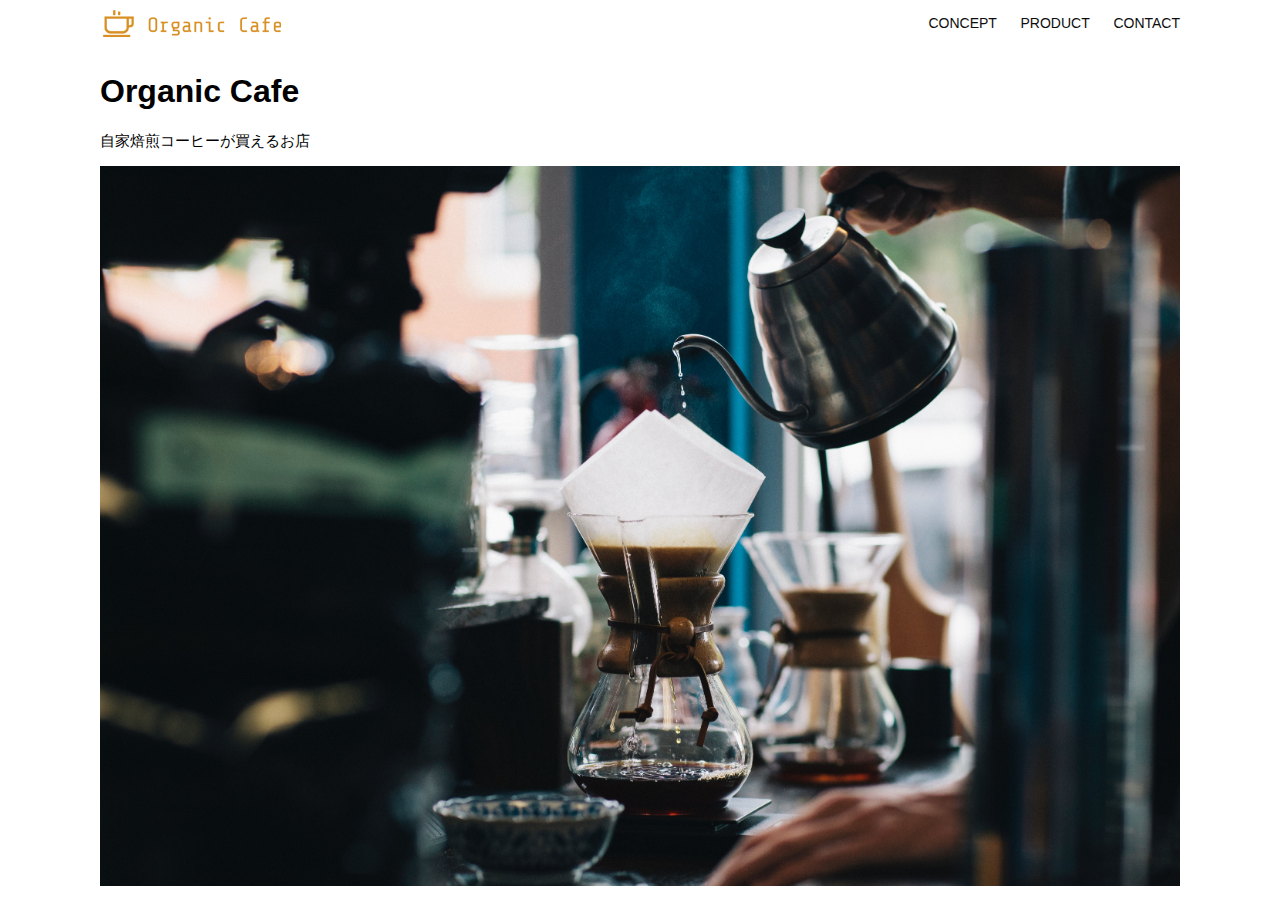
<file: kadai_013/index.html>
<!DOCTYPE html>
<html>
  <head>
    <title>Organic Cafe</title>
    <meta charset="UTF-8" />
    <meta name="description" content="自家焙煎のコーヒーがお家で楽しめるOrganic Cafe"/>
    <meta name="viewport" content="width=device-width, initial-scale=1.0" />
    <link rel="stylesheet" href="style.css" />
  </head>
  <body>
    <!-- ヘッダー -->
    <header>
      <!-- ロゴ -->
      <a href="index.html" id="logo"><img src="images/logo.png" alt="トップページに戻る"/></a>

      <!-- PC用ナビゲーション -->
      <nav id="nav-pc">
        <a href="index.html#concept">CONCEPT</a>
        <a href="index.html#product">PRODUCT</a>
        <a href="index.html#contact">CONTACT</a>
      </nav>

      <!--スマホ用メニューボタン -->
      <img id="menu-sp" src="images/button-menu.png" alt="ナビゲーションを開く" onclick="document.getElementById('nav-sp').style.display = 'block'">

      <!-- スマホ用ナビゲーション -->
      <nav id="nav-sp">
        <ul>
          <li>
            <img id="close" src="images/button-close.png" alt="ナビゲーションを閉じる" onclick="document.getElementById('nav-sp').style.display = 'none'">
          </li>
          <li>
            <a id="logo-sp" href="index.html" onclick="document.getElementById('nav-sp').style.display = 'none'">
              <img src="images/logo-sp.png" alt="トップページに戻る">
            </a>
          </li>
          <li>
            <a class="menu" href="index.html#concept" onclick="document.getElementById('nav-sp').style.display = 'none'">CONCEPT</a>
          </li>
          <li>
            <a class="menu" href="index.html#product" onclick="document.getElementById('nav-sp').style.display = 'none'">PRODUCT</a>
          </li>
          <li>
            <a class="menu" href="index.html#contact" onclick="document.getElementById('nav-sp').style.display = 'none'">CONTACT</a>
          </li>
        </ul>
      </nav>
    </header>

    <main>
      <article>
        <!-- メインビジュアル -->
        <section id="main-visual">
          <div id="main-message">
            <h1>Organic Cafe</h1>
            <p>自家焙煎コーヒーが買えるお店</p>
          </div>
          <img src="images/main-image.jpg" alt="コーヒーをハンドドリップで淹れる画像"/>
        </section>
      </article>
    </main>
  </body>
</html>
</file>
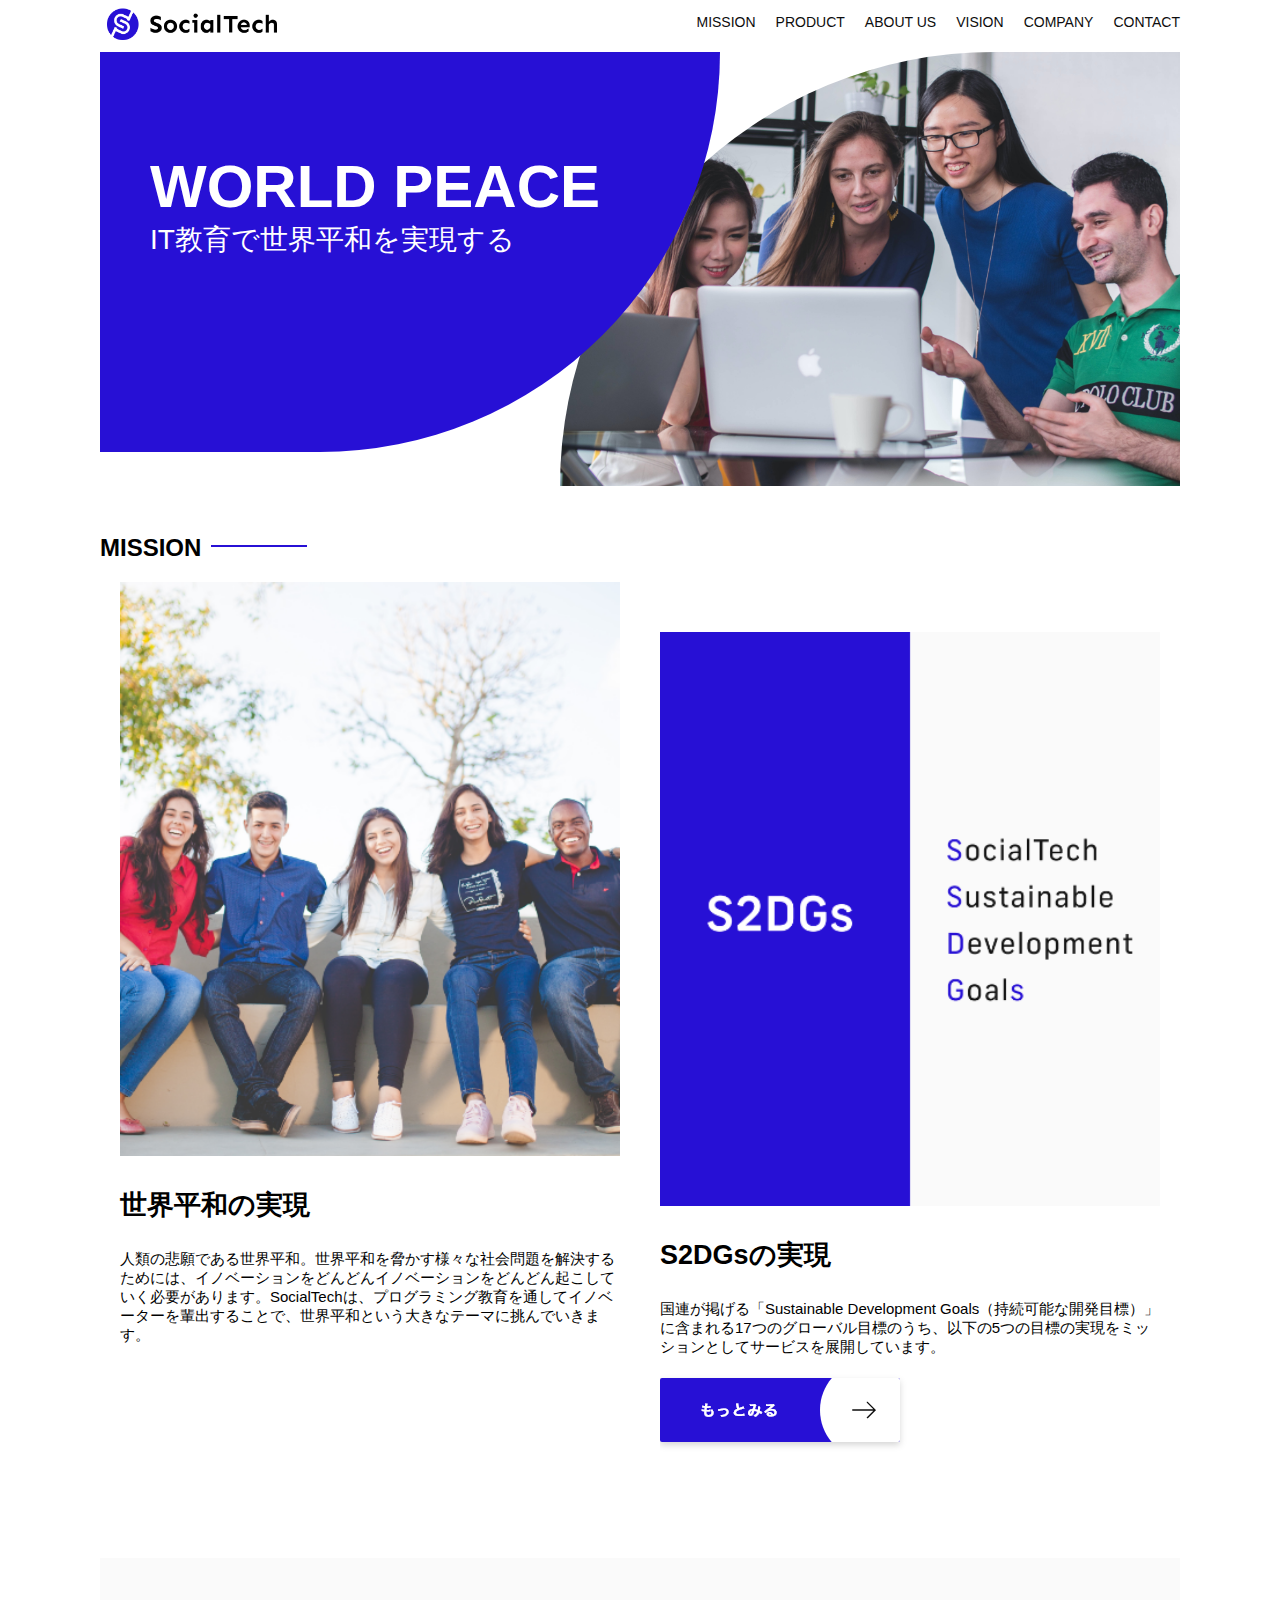
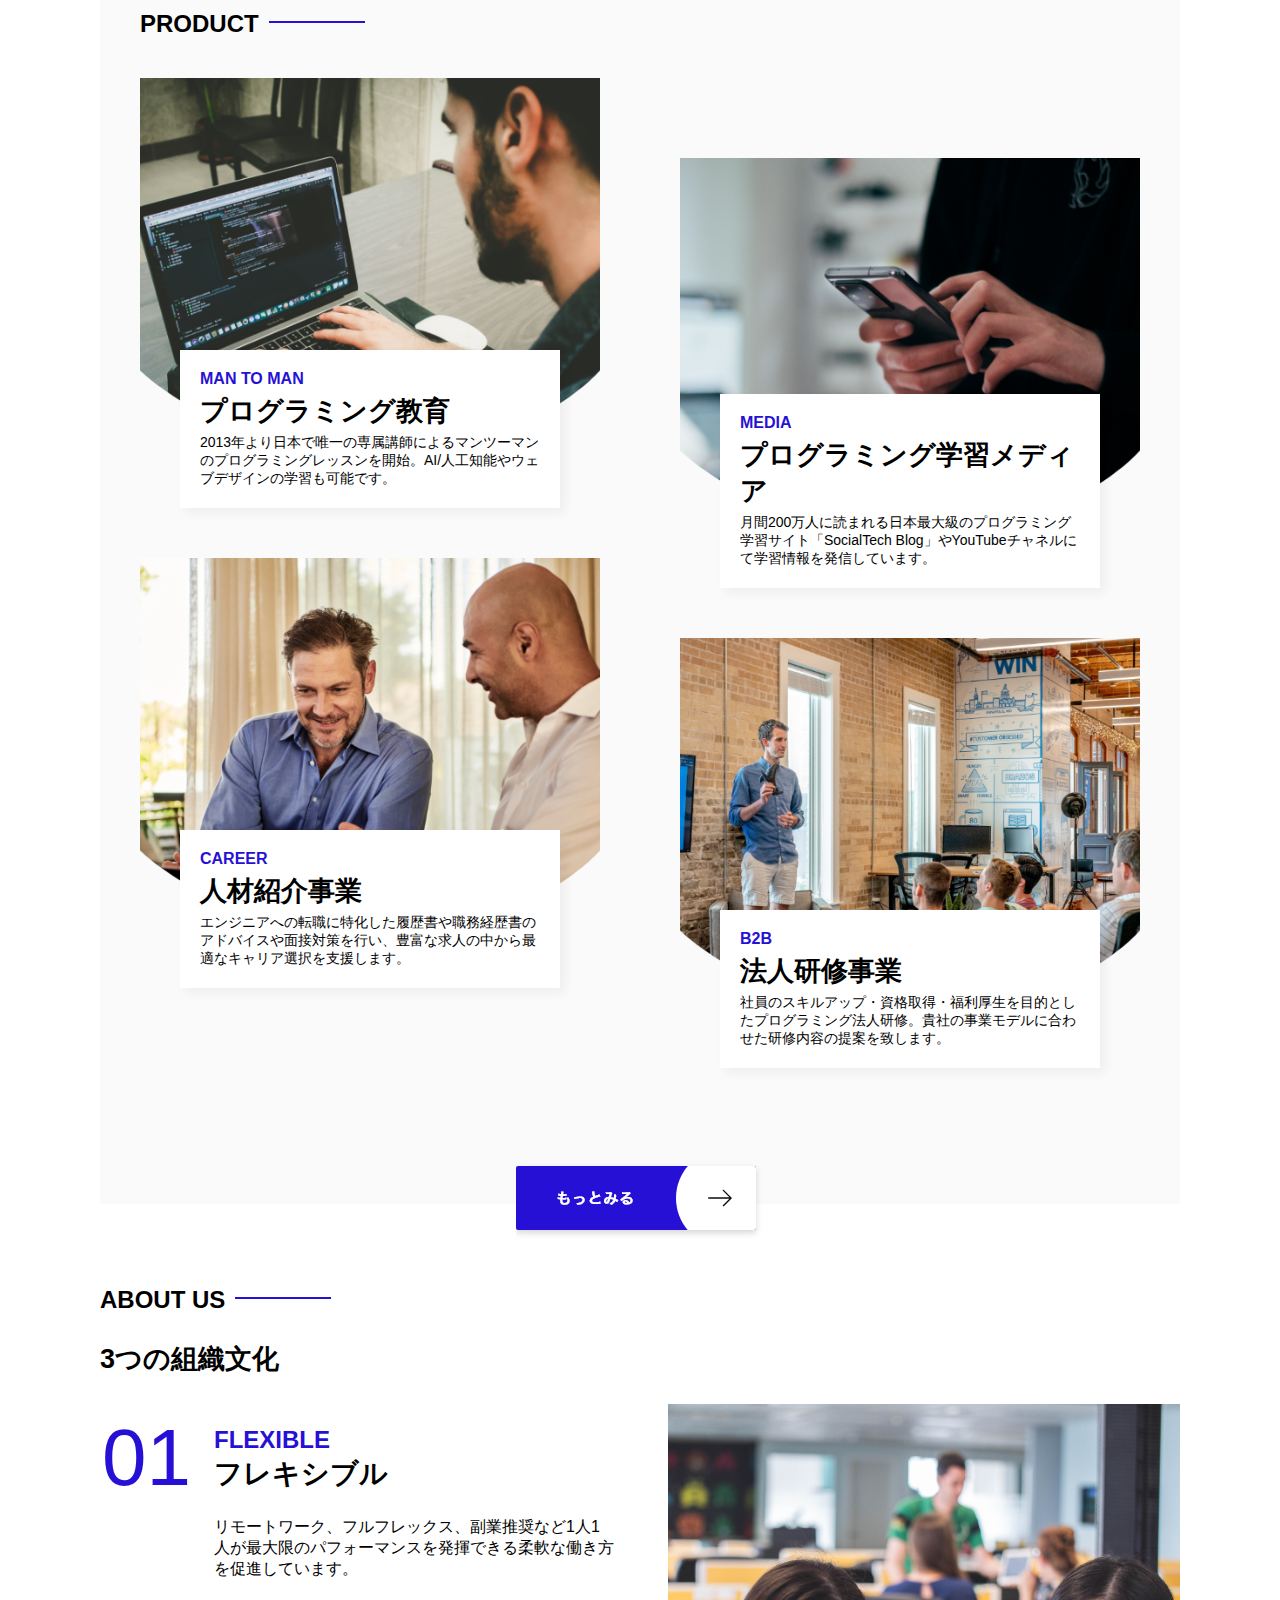
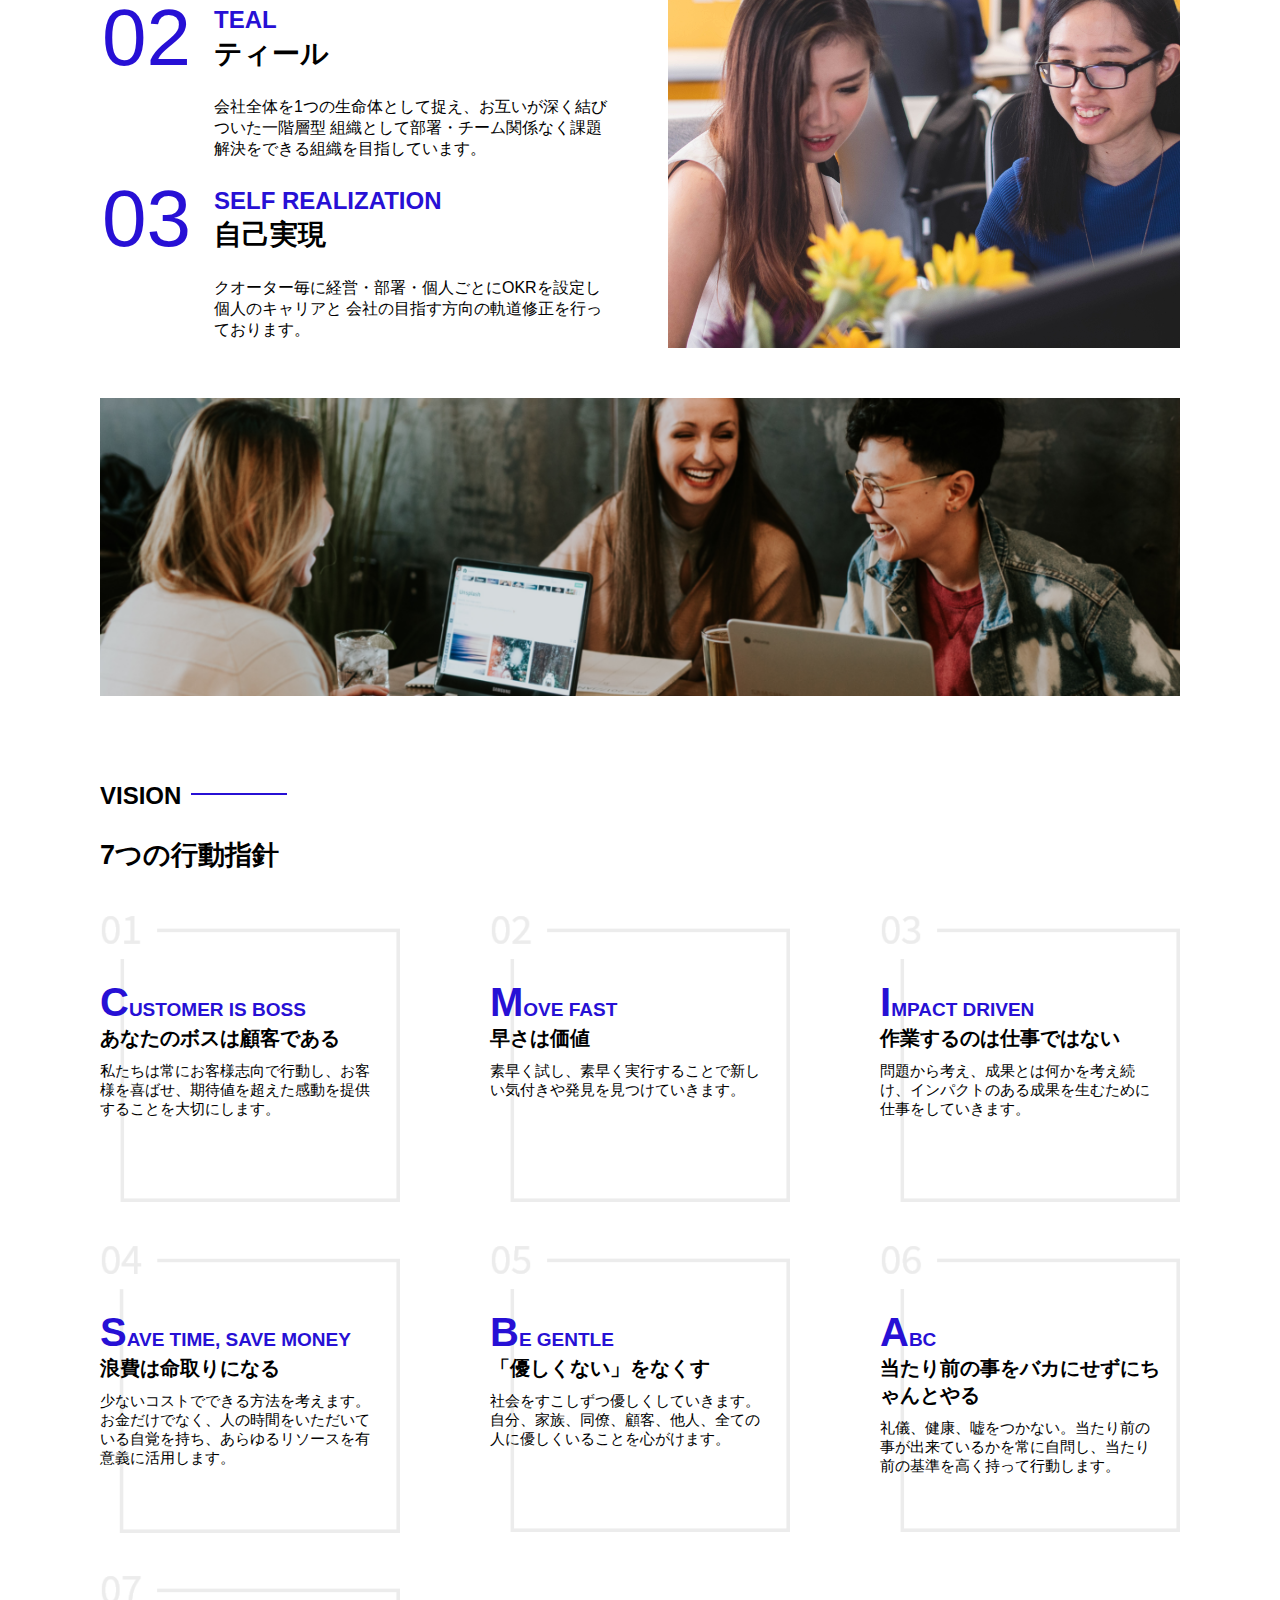
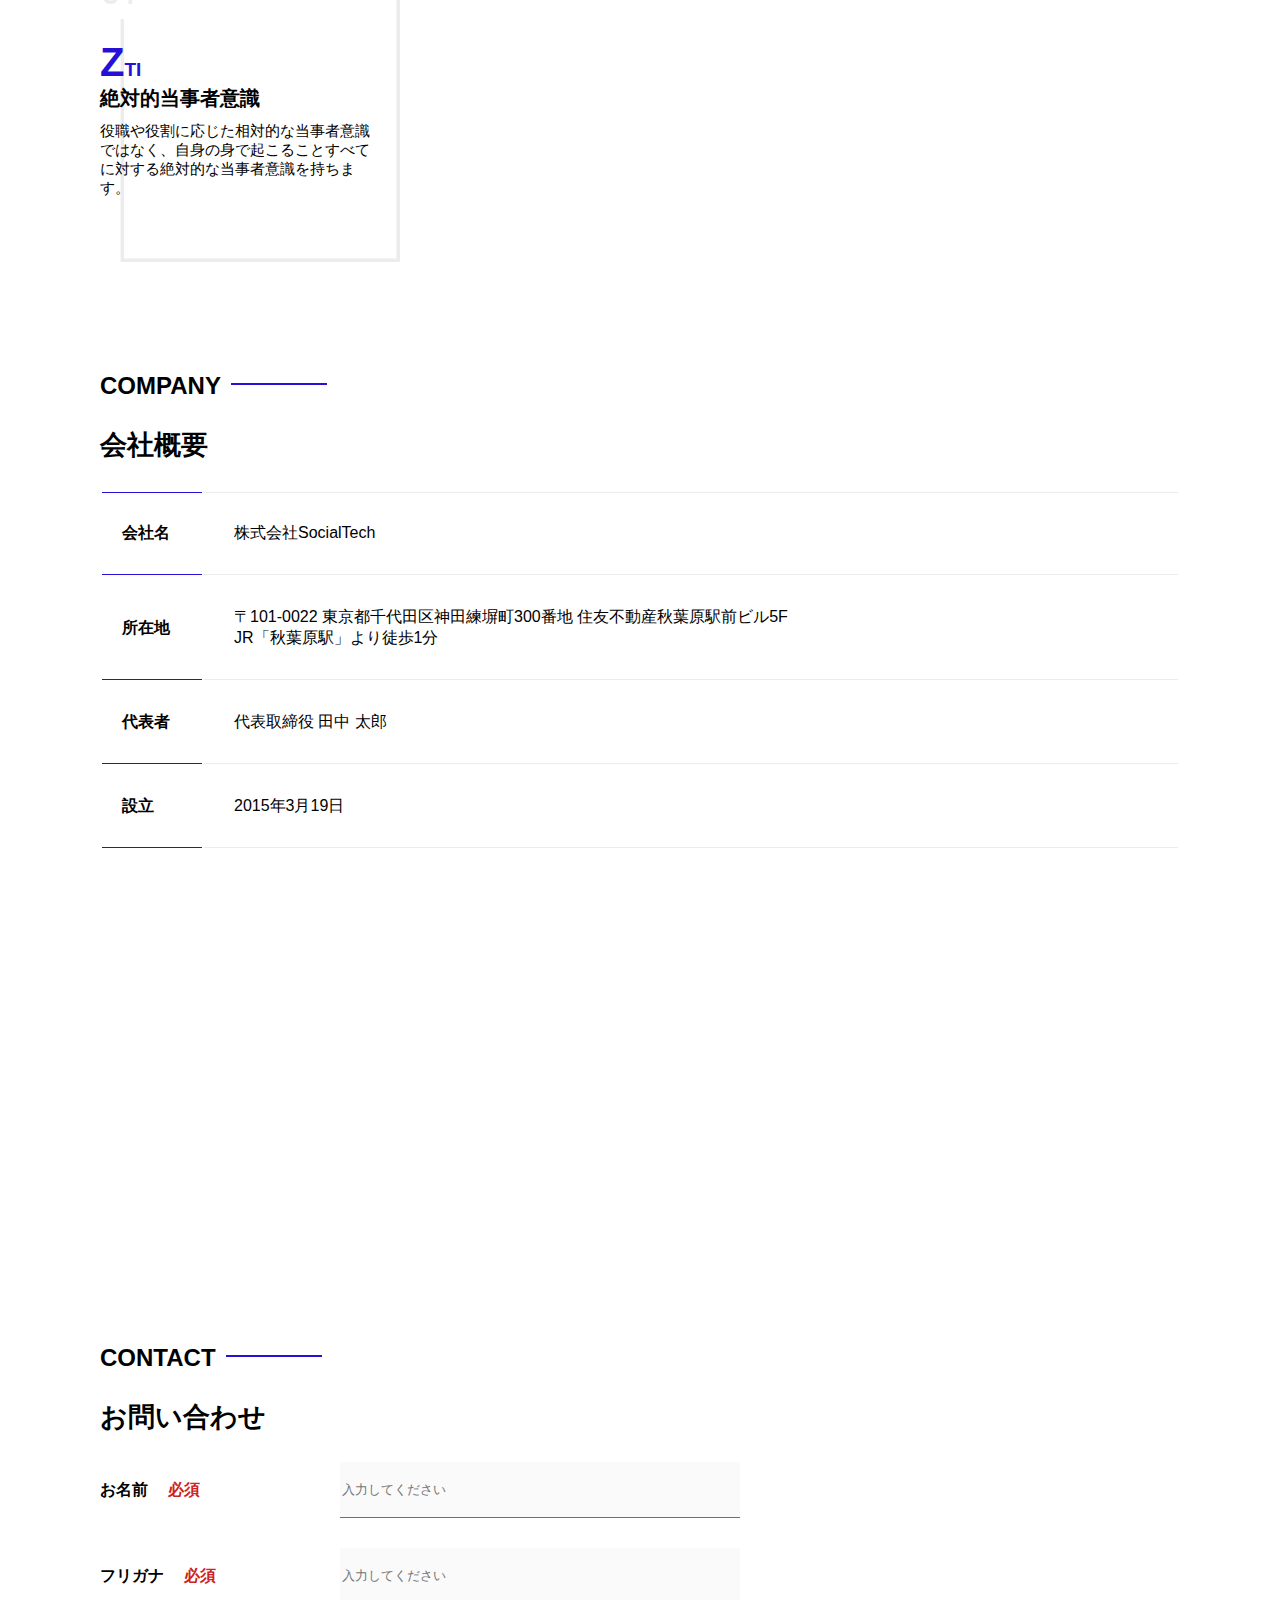
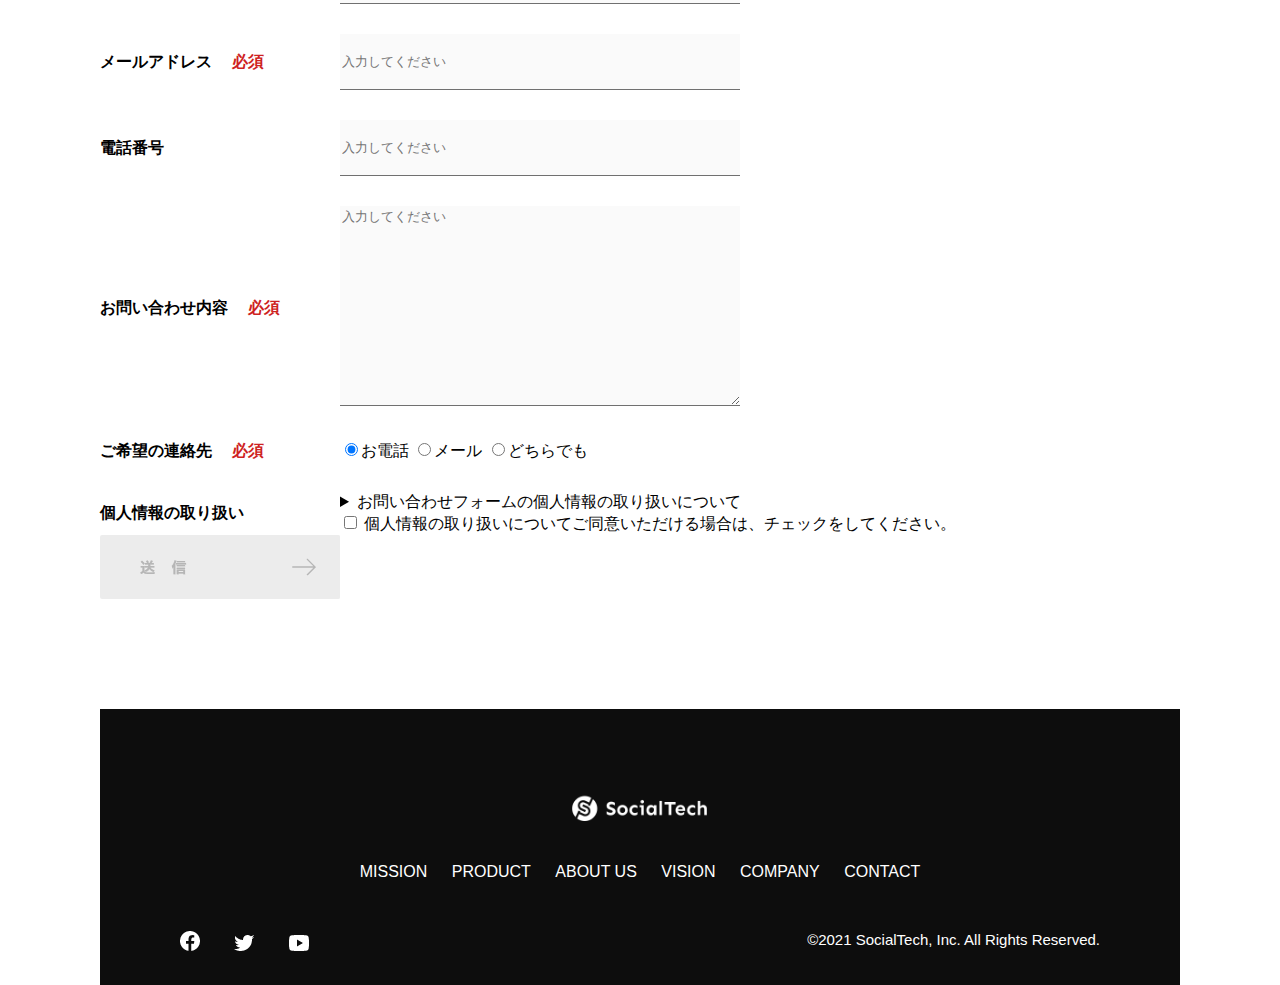
<file: kadai_tutorial_output/index.html>
<!DOCTYPE html>
<html>
  <head>
    <title>SocialTech</title>
    <meta charset="utf-8">
    <meta name="description" content="SocialTechはEdTech業界のリーディングカンパニーを目指します。">
    <meta name="viewport" content="width=device-width, initial-scale=1.0">
    <link rel="stylesheet" href="style.css">
  </head>
  <body>
    <header>
      <a href="index.html" id="logo">
        <img src="images/logo.png" alt="トップページに戻る">
      </a>
      <nav id="nav-pc">
        <ul>
          <li><a href="mission.html">MISSION</a></li>
          <li><a href="product.html">PRODUCT</a></li>
          <li><a href="index.html#abouts">ABOUT US</a></li>
          <li><a href="index.html#vision">VISION</a></li>
          <li><a href="index.html#company">COMPANY</a></li>
          <li><a href="index.html#contact">CONTACT</a></li>
        </ul>
      </nav>
      <button id="menu-sp" onclick="document.getElementById('nav-sp').style.display = 'block'">
        <img src="images/button-menu.png" alt="ナビゲーションを開く">
      </button>
      <div id="nav-sp">
        <button id="close" onclick="document.getElementById('nav-sp').style.display = 'none'">
          <img src="images/button-close.png" alt="ナビゲーションを閉じる">
        </button>
        <nav>
          <ul>
            <li>
              <a id="logo-sp" href="index.html" onclick="document.getElementById('nav-sp').style.display = 'none'"><img src="images/logo-sp.png" alt="トップページに戻る"></a>
            </li>
            <li><a class="menu" href="mission.html" onclick="document.getElementById('nav-sp').style.display = 'none'">MISSION</a></li>
            <li><a class="menu" href="product.html" onclick="document.getElementById('nav-sp').style.display = 'none'">PRODUCT</a></li>
            <li><a class="menu" href="index.html#aboutus" onclick="document.getElementById('nav-sp').style.display = 'none'">ABOUT US</a></li>
            <li><a class="menu" href="index.html#vision" onclick="document.getElementById('nav-sp').style.display = 'none'">VISION</a></li>
            <li><a class="menu" href="index.html#company" onclick="document.getElementById('nav-sp').style.display = 'none'">COMPANY</a></li>
            <li><a class="menu" href="index.html#contact" onclick="document.getElementById('nav-sp').style.display = 'none'">CONTACT</a></li>
          </ul>
        </nav>
        <div id="sns">
          <a href="https://www.facebook.com/sejuku2013">
            <img src="images/button-facebook.png" alt="Facebookのリンク">
          </a>
          <a href="https://twitter.com/samuraijuku">
            <img src="images/button-twitter.png" alt="Twitterのリンク">
          </a>
          <a href="https://www.youtube.com/channel/UCCFOQO5aDK0xXam4cUQXT8g">
            <img src="images/button-youtube.png" alt="YouTubeのリンク">
          </a>
        </div>
      </div>
    </header>
    <main>
      <article>
        <section id="main-visual">
          <div id="main-message">
            <h1>WORLD PEACE</h1>
            <p>IT教育で世界平和を実現する</p>
          </div>
          <img src="images/index/index-main.png" alt="PCの周りに集まる多国籍の仲間たち">
        </section>
        <section id="mission">
          <h2 class="index-h2">MISSION</h2>
          <div id="mission-flex">
            <div>
              <img id="mission-photo" src="images/index/index-mission.png" alt="屋外のベンチで写真を撮影する多国籍の仲間たち">
              <h3>世界平和の実現</h3>
              <p>
                人類の悲願である世界平和。世界平和を脅かす様々な社会問題を解決するためには、イノベーションをどんどんイノベーションをどんどん起こしていく必要があります。SocialTechは、プログラミング教育を通してイノベーターを輩出することで、世界平和という大きなテーマに挑んでいきます。
              </p>
            </div>
            <div>
              <img id="s2dgs" src="images/index/s2dgs.png" alt="S2DGs">
              <h3>S2DGsの実現</h3>
              <p>国連が掲げる「Sustainable Development Goals（持続可能な開発目標）」に含まれる17つのグローバル目標のうち、以下の5つの目標の実現をミッションとしてサービスを展開しています。</p>
              <a href="mission.html">
                <img src="images/button-more.png" alt="もっとみる">
              </a>
            </div>
          </div>
        </section>
        <section id="product">
          <h2 class="index-h2">PRODUCT</h2>
          <div class="product-flex">
            <div id="product-left">
              <div>
                <img class="product-photo" src="images/index/index-mantoman.png" alt="PCでコードを書く男性">
                <div class="product-explain">
                  <span>MAN TO MAN</span>
                  <h3>プログラミング教育</h3>
                  <p>2013年より日本で唯一の専属講師によるマンツーマンのプログラミングレッスンを開始。AI/人工知能やウェブデザインの学習も可能です。</p>
                </div>
              </div>
              <div>
                <img class="product-photo" src="images/index/index-career.png" alt="笑顔で話し合う2人の男性">
                <div class="product-explain">
                  <span>CAREER</span>
                  <h3>人材紹介事業</h3>
                  <p>エンジニアへの転職に特化した履歴書や職務経歴書のアドバイスや面接対策を行い、豊富な求人の中から最適なキャリア選択を支援します。</p>
                </div>
              </div>
            </div>
            <div id="product-right">
              <div>
                <img class="product-photo" src="images/index/index-media.png" alt="スマートフォンを操作する人">
                <div class="product-explain">
                  <span>MEDIA</span>
                  <h3>プログラミング学習メディア</h3>
                  <p>月間200万人に読まれる日本最大級のプログラミング学習サイト「SocialTech Blog」やYouTubeチャネルにて学習情報を発信しています。</p>
                </div>
              </div>
              <div>
                <img class="product-photo" src="images/index/index-b2b.png" alt="講演中の男性とそれを聴く人々">
                <div class="product-explain">
                  <span>B2B</span>
                  <h3>法人研修事業</h3>
                  <p>社員のスキルアップ・資格取得・福利厚生を目的としたプログラミング法人研修。貴社の事業モデルに合わせた研修内容の提案を致します。</p>
                </div>
              </div>
            </div>
          </div>
          <div id="product-more">
            <a href="product.html">
              <img src="images/button-more.png" alt="もっとみる">
            </a>
          </div>
        </section>
        <section id="aboutus">
          <h2 class="index-h2">ABOUT US</h2>
          <h3>3つの組織文化</h3>
          <div>
            <table class="culture-table">
              <tr>
                <td class="culture-num">01</td>
                <th><span class="culture-en">FLEXIBLE</span><br>フレキシブル</th>
              </tr>
              <tr>
                <td>
                  <!-- 空のセル -->
                </td>
                <td class="culture-description">リモートワーク、フルフレックス、副業推奨など1人1人が最大限のパフォーマンスを発揮できる柔軟な働き方を促進しています。</td>
              </tr>
              <tr>
                <td class="culture-num">02</td>
                <th><span class="culture-en">TEAL</span><br>ティール</th>
              </tr>
              <tr>
                <td>
                  <!-- 空のセル -->
                </td>
                <td class="culture-description">会社全体を1つの生命体として捉え、お互いが深く結びついた一階層型 組織として部署・チーム関係なく課題解決をできる組織を目指しています。</td>
              </tr>
              <tr>
                <td class="culture-num">03</td>
                <th><span class="culture-en">SELF REALIZATION</span><br>自己実現</th>
              </tr>
              <tr>
                <td>
                  <!-- 空のセル -->
                </td>
                <td class="culture-description">クオーター毎に経営・部署・個人ごとにOKRを設定し個人のキャリアと 会社の目指す方向の軌道修正を行っております。</td>
              </tr>
            </table>
            <img class="culture-img" src="images/index/index-aboutus1.png" alt="笑顔で話し合う2人の女性">
          </div>
          <img class="culture-img2" src="images/index/index-aboutus2.png" alt="笑顔で話し合う3人の男女">
        </section>
        <section id="vision">
          <h2 class="index-h2">VISION</h2>
          <h3>7つの行動指針</h3>
          <div>
            <div class="vision-box">
              <img src="images/index/vision-01.png" alt="01">
              <div>
                <h4>CUSTOMER IS BOSS</h4>
                <h5>あなたのボスは顧客である</h5>
                <p>私たちは常にお客様志向で行動し、お客様を喜ばせ、期待値を超えた感動を提供することを大切にします。</p>
              </div>
            </div>
            <div class="vision-box">
              <img src="images/index/vision-02.png" alt="02">
              <div>
                <h4>MOVE FAST</h4>
                <h5>早さは価値</h5>
                <p>素早く試し、素早く実行することで新しい気付きや発見を見つけていきます。</p>
              </div>
            </div>
            <div class="vision-box">
              <img src="images/index/vision-03.png" alt="03">
              <div>
                <h4>IMPACT DRIVEN</h4>
                <h5>作業するのは仕事ではない</h5>
                <p>問題から考え、成果とは何かを考え続け、インパクトのある成果を生むために仕事をしていきます。</p>
              </div>
            </div>
            <div class="vision-box">
              <img src="images/index/vision-04.png" alt="04">
              <div>
                <h4>SAVE TIME, SAVE MONEY</h4>
                <h5>浪費は命取りになる</h5>
                <p>少ないコストでできる方法を考えます。お金だけでなく、人の時間をいただいている自覚を持ち、あらゆるリソースを有意義に活用します。</p>
              </div>
            </div>
            <div class="vision-box">
              <img src="images/index/vision-05.png" alt="05">
              <div>
                <h4>BE GENTLE</h4>
                <h5>「優しくない」をなくす</h5>
                <p>社会をすこしずつ優しくしていきます。自分、家族、同僚、顧客、他人、全ての人に優しくいることを心がけます。</p>
              </div>
            </div>
            <div class="vision-box">
              <img src="images/index/vision-06.png" alt="06">
              <div>
                <h4>ABC</h4>
                <h5>当たり前の事をバカにせずにちゃんとやる</h5>
                <p>礼儀、健康、嘘をつかない。当たり前の事が出来ているかを常に自問し、当たり前の基準を高く持って行動します。</p>
              </div>
            </div>
            <div class="vision-box">
              <img src="images/index/vision-07.png" alt="07">
              <div>
                <h4>ZTI</h4>
                <h5>絶対的当事者意識</h5>
                <p>役職や役割に応じた相対的な当事者意識ではなく、自身の身で起こることすべてに対する絶対的な当事者意識を持ちます。</p>
              </div>
            </div>
          </div>
        </section>
        <section id="company">
          <h2 class="index-h2">COMPANY</h2>
          <h3>会社概要</h3>
          <table id="company-table">
            <tr>
              <th class="tableheader tableheader-first">会社名</th>
              <td class="cell cell-first">株式会社SocialTech</td>
            </tr>
            <tr>
              <th class="tableheader">所在地</th>
              <td class="cell">〒101-0022 東京都千代田区神田練塀町300番地 住友不動産秋葉原駅前ビル5F<br>JR「秋葉原駅」より徒歩1分</td>
            </tr>
            <tr>
              <th class="tableheader">代表者</th>
              <td class="cell">代表取締役 田中 太郎</td>
            </tr>
            <tr>
              <th class="tableheader">設立</th>
              <td class="cell">2015年3月19日</td>
            </tr>
          </table>
          <iframe src="https://www.google.com/maps/embed?pb=!1m18!1m12!1m3!1d3240.0688551336793!2d139.77207767631336!3d35.69992317258126!2m3!1f0!2f0!3f0!3m2!1i1024!2i768!4f13.1!3m3!1m2!1s0x60188fee13660e23%3A0x77137876edf742ac!2z5L2P5Y-L5LiN5YuV55Sj56eL6JGJ5Y6f6aeF5YmN44OT44Or!5e0!3m2!1sja!2sjp!4v1759120602658!5m2!1sja!2sjp" style="border: 0;" allowfullscreen="" loading="lazy"></iframe>
        </section>
        <section id="contact">
          <h2 class="index-h2">CONTACT</h2>
          <h3>お問い合わせ</h3>
          <form>
            <div>
              <div class="contact-heading">
                <label class="contact-label">お名前<span class="contact-span">必須</span></label>
              </div>
              <div>
                <input type="text" name="name" placeholder="入力してください" class="contact-textbox">
              </div>
            </div>
            <div>
              <div class="contact-heading">
                <label class="contact-label">フリガナ<span class="contact-span">必須</span></label>
              </div>
              <div>
                <input type="text" name="hurigana" placeholder="入力してください" class="contact-textbox">
              </div>
            </div>
            <div>
              <div class="contact-heading">
                <label class="contact-label">メールアドレス<span class="contact-span">必須</span></label>
              </div>
              <div>
                <input type="text" name="email" placeholder="入力してください" class="contact-textbox">
              </div>
            </div>
            <div>
              <div class="contact-heading">
                <label class="contact-label">電話番号</label>
              </div>
              <div>
                <input type="text" name="tel" placeholder="入力してください" class="contact-textbox">
              </div>
            </div>
            <div>
              <div class="contact-heading">
                <label class="contact-label">お問い合わせ内容<span class="contact-span">必須</span></label>
              </div>
              <div>
                <textarea class="contact-textarea" placeholder="入力してください" name="message"></textarea>
              </div>
            </div>
            <div>
              <div class="contact-heading">
                <label class="contact-label">ご希望の連絡先<span class="contact-span">必須</span></label>
              </div>
              <div>
                <input class="radiobutton" type="radio" value="tel" name="contact" checked><label>お電話</label>
                <input class="radiobutton" type="radio" value="mail" name="contact"><label>メール</label>
                <input class="radiobutton" type="radio" value="both" name="contact"><label>どちらでも</label>
              </div>
            </div>
            <div>
              <div class="contact-heading">
                <label class="contact-label">個人情報の取り扱い</label>
              </div>
              <div>
                <details>
                  <summary>お問い合わせフォームの個人情報の取り扱いについて</summary>
                  <div>
                    <dl>
                      <dt>１．組織の名称又は氏名</dt>
                      <dd>株式会社SocialTech</dd>
                      <dt>２．個人情報保護管理者（若しくはその代理人）の氏名又は職名、所属及び連絡先</dt>
                      <dd>
                        <p>鈴木 一郎 コーポレート部</p>
                        <p>メールアドレス：samurai@example.com</p>
                        <p>TEL：03-1234-5678</p>
                      </dd>
                      <dt>３．個人情報の利用目的</dt>
                      <dd>
                        <ul>
                          <li>本サービス及び本サービスに関連する情報の提供又はそれらに関する連絡のため</li>
                          <li>ユーザーの本人確認のため</li>
                          <li>当社サービスのご案内のため</li>
                          <li>当社の商品等の広告または宣伝（電子メールによるものを含むものとします。）</li>
                        </ul>
                      </dd>
                      <dt>４．個人情報の取り扱い業務の委託</dt>
                      <dd>個人情報の取扱業務の全部または一部を外部に業務委託する場合があります。その際、弊社は、個人情報を適切に保護できる管理体制を敷き実行していることを条件として委託先を厳選したうえで、機密保持契約を委託先と締結し、お客様の個人情報を厳密に管理させます。</dd>
                      <dt>５．個人情報の開示等の請求</dt>
                      <dd>
                        お客様は、弊社に対してご自身の個人情報の開示等（利用目的の通知、開示、内容の訂正・追加・削除、利用の停止または消去、第三者への提供の停止）に関して、当社問合わせ窓口に申し出ることができます。<br>
                        その際、弊社はお客様ご本人を確認させていただいたうえで、合理的な期間内に対応いたします。<br>
                        なお、個人情報に関する弊社問合わせ先は、次の通りです。
                      </dd>
                      <dd>
                        <p>株式会社SocialTech　個人情報問合せ窓口</p>
                        <p>〒150-0043　東京都千代田区神田練塀町300番地 住友不動産秋葉原駅前ビル5F</p>
                        <p>メールアドレス：samurai@example.com　TEL：03-1234-5678</p>
                      </dd>
                      <dt>６．個人情報を提供されることの任意性について</dt>
                      <dd>お客様がご自身の個人情報を弊社に提供されるか否かは、お客様のご判断によりますが、もしご提供されない場合には、適切なサービスが提供できない場合がありますので予めご了承ください。</dd>
                    </dl>
                  </div>
                </details>
                <input type="checkbox" name="agree">
                <span>個人情報の取り扱いについてご同意いただける場合は、チェックをしてください。</span>
              </div>
              <input type="image" src="images/button-submit.png" alt="送信する">
            </div>
          </form>
        </section>
      </article>
    </main>
    <footer>
      <div id="footer-logo">
        <img src="images/logo-sp.png" alt="SocialTech">
      </div>
      <div id="footer-link">
        <a href="mission.html">MISSION</a>
        <a href="product.html">PRODUCT</a>
        <a href="index.html#aboutus">ABOUT US</a>
        <a href="index.html#vision">VISION</a>
        <a href="index.html#company">COMPANY</a>
        <a href="index.html#contact">CONTACT</a>
      </div>
      <div id="sns-footer">
        <div class="sns-btns">
          <a href="https://www.facebook.com/sejuku2013"><img src="images/button-facebook.png" alt="Facebookのリンク"></a>
          <a href="https://twitter.com/samuraijuku"><img src="images/button-twitter.png" alt="Twitterのリンク"></a>
          <a href="https://www.youtube.com/channel/UCCFOQO5aDK0xXam4cUQXT8g"><img src="images/button-youtube.png" alt="YouTubeのリンク"></a>
        </div>
        <p id="copyright">&copy;2021 SocialTech, Inc. All Rights Reserved.</p>
      </div>
    </footer>
  </body>
</html>
</file>
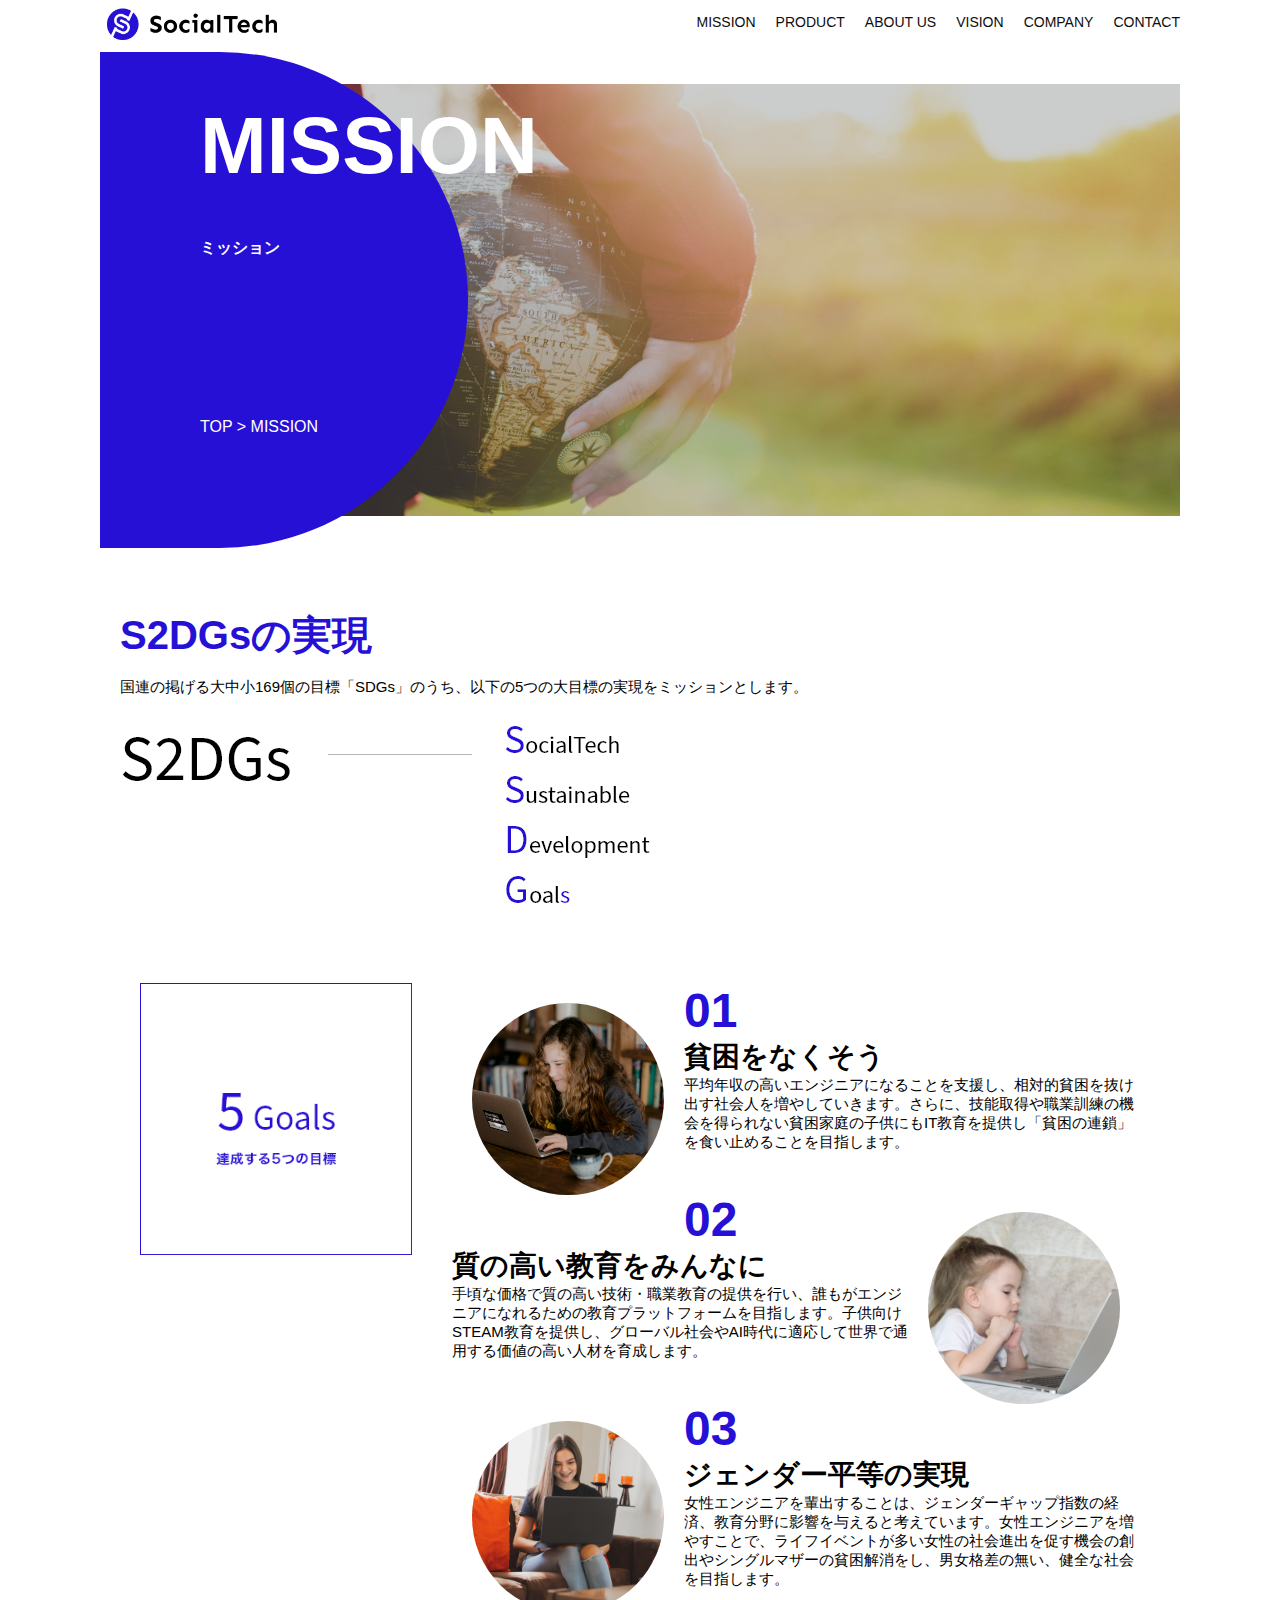
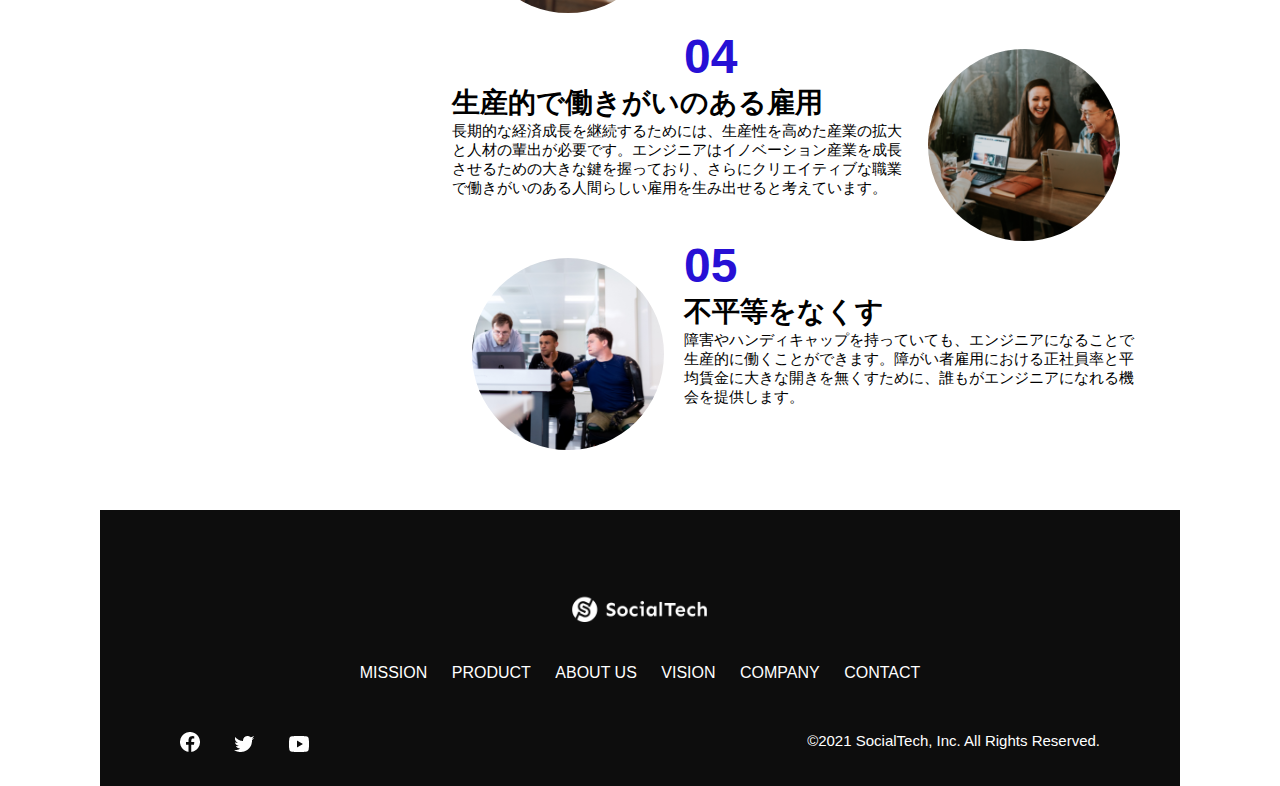
<file: kadai_tutorial_output/mission.html>
<!DOCTYPE html>
<html>
  <head>
    <title>SocialTech - MISSION ミッション -</title>
    <meta charset="utf-8">
    <meta name="description" content="SocialTechが目指す5つの目標（S2DGs）を紹介します">
    <meta name="viewport" content="width=device-width, initial-scale=1.0">
    <link rel="stylesheet" href="style.css">
  </head>
  <body>
    <header>
      <a href="index.html" id="logo">
        <img src="images/logo.png" alt="トップページに戻る">
      </a>
      <nav id="nav-pc">
        <ul>
          <li><a href="mission.html">MISSION</a></li>
          <li><a href="product.html">PRODUCT</a></li>
          <li><a href="index.html#abouts">ABOUT US</a></li>
          <li><a href="index.html#vision">VISION</a></li>
          <li><a href="index.html#company">COMPANY</a></li>
          <li><a href="index.html#contact">CONTACT</a></li>
        </ul>
      </nav>
      <button id="menu-sp" onclick="document.getElementById('nav-sp').style.display = 'block'">
        <img src="images/button-menu.png" alt="ナビゲーションを開く">
      </button>
      <div id="nav-sp">
        <button id="close" onclick="document.getElementById('nav-sp').style.display = 'none'">
          <img src="images/button-close.png" alt="ナビゲーションを閉じる">
        </button>
        <nav>
          <ul>
            <li>
              <a id="logo-sp" href="index.html" onclick="document.getElementById('nav-sp').style.display = 'none'"><img src="images/logo-sp.png" alt="トップページに戻る"></a>
            </li>
            <li><a class="menu" href="mission.html" onclick="document.getElementById('nav-sp').style.display = 'none'">MISSION</a></li>
            <li><a class="menu" href="product.html" onclick="document.getElementById('nav-sp').style.display = 'none'">PRODUCT</a></li>
            <li><a class="menu" href="index.html#aboutus" onclick="document.getElementById('nav-sp').style.display = 'none'">ABOUT US</a></li>
            <li><a class="menu" href="index.html#vision" onclick="document.getElementById('nav-sp').style.display = 'none'">VISION</a></li>
            <li><a class="menu" href="index.html#company" onclick="document.getElementById('nav-sp').style.display = 'none'">COMPANY</a></li>
            <li><a class="menu" href="index.html#contact" onclick="document.getElementById('nav-sp').style.display = 'none'">CONTACT</a></li>
          </ul>
        </nav>
        <div id="sns">
          <a href="https://www.facebook.com/sejuku2013">
            <img src="images/button-facebook.png" alt="Facebookのリンク">
          </a>
          <a href="https://twitter.com/samuraijuku">
            <img src="images/button-twitter.png" alt="Twitterのリンク">
          </a>
          <a href="https://www.youtube.com/channel/UCCFOQO5aDK0xXam4cUQXT8g">
            <img src="images/button-youtube.png" alt="YouTubeのリンク">
          </a>
        </div>
      </div>
    </header>
    <main>
      <article>
        <section id="mission-main">
          <div class="mission-main-inner">
            <div id="mission-title">
              <h1>MISSION<br><span>ミッション</span></h1>
              <p>TOP > MISSION</p>
            </div>
          </div>
        </section>
        <section id="mission-s2dgs">
          <h2 class="mission-h2">S2DGsの実現</h2>
          <p>国連の掲げる大中小169個の目標「SDGs」のうち、以下の5つの大目標の実現をミッションとします。</p>
          <img src="images/mission/mission-s2dgs.png" alt="S2DGs">
        </section>
        <section id="mission-five-goals">
          <div class="five-goals-image">
            <img src="images/mission/mission-5goals.png" alt="5Goals">
          </div>
          <div class="five-goals-read">
            <div>
              <img class="fivegoals-image-left" src="images/mission/mission-5goals01.png" alt="PCを操作する女の子">
              <span class="fivegoals-number">01</span>
              <h3 class="fivegoals-h3">貧困をなくそう</h3>
              <p class="fivegoals-p">平均年収の高いエンジニアになることを支援し、相対的貧困を抜け出す社会人を増やしていきます。さらに、技能取得や職業訓練の機会を得られない貧困家庭の子供にもIT教育を提供し「貧困の連鎖」を食い止めることを目指します。</p>
            </div>
            <div>
              <img class="fivegoals-image-right" src="images/mission/mission-5goals02.png" alt="PCを操作する女の子">
              <span class="fivegoals-number">02</span>
              <h3 class="fivegoals-h3">質の高い教育をみんなに</h3>
              <p class="fivegoals-p">手頃な価格で質の高い技術・職業教育の提供を行い、誰もがエンジニアになれるための教育プラットフォームを目指します。子供向けSTEAM教育を提供し、グローバル社会やAI時代に適応して世界で通用する価値の高い人材を育成します。</p>
            </div>
            <div>
              <img class="fivegoals-image-left" src="images/mission/mission-5goals03.png" alt="PCを操作する女の子">
              <span class="fivegoals-number">03</span>
              <h3 class="fivegoals-h3">ジェンダー平等の実現</h3>
              <p class="fivegoals-p">女性エンジニアを輩出することは、ジェンダーギャップ指数の経済、教育分野に影響を与えると考えています。女性エンジニアを増やすことで、ライフイベントが多い女性の社会進出を促す機会の創出やシングルマザーの貧困解消をし、男女格差の無い、健全な社会を目指します。</p>
            </div>
            <div>
              <img class="fivegoals-image-right" src="images/mission/mission-5goals04.png" alt="PCを操作する女の子">
              <span class="fivegoals-number">04</span>
              <h3 class="fivegoals-h3">生産的で働きがいのある雇用</h3>
              <p class="fivegoals-p">長期的な経済成長を継続するためには、生産性を高めた産業の拡大と人材の輩出が必要です。エンジニアはイノベーション産業を成長させるための大きな鍵を握っており、さらにクリエイティブな職業で働きがいのある人間らしい雇用を生み出せると考えています。</p>
            </div>
            <div>
              <img class="fivegoals-image-left" src="images/mission/mission-5goals05.png" alt="PCを操作する女の子">
              <span class="fivegoals-number">05</span>
              <h3 class="fivegoals-h3">不平等をなくす</h3>
              <p class="fivegoals-p">障害やハンディキャップを持っていても、エンジニアになることで生産的に働くことができます。障がい者雇用における正社員率と平均賃金に大きな開きを無くすために、誰もがエンジニアになれる機会を提供します。</p>
            </div>
          </div>
        </section>
      </article>
    </main>
    <footer>
      <div id="footer-logo">
        <img src="images/logo-sp.png" alt="SocialTech">
      </div>
      <div id="footer-link">
        <a href="mission.html">MISSION</a>
        <a href="product.html">PRODUCT</a>
        <a href="index.html#aboutus">ABOUT US</a>
        <a href="index.html#vision">VISION</a>
        <a href="index.html#company">COMPANY</a>
        <a href="index.html#contact">CONTACT</a>
      </div>
      <div id="sns-footer">
        <div class="sns-btns">
          <a href="https://www.facebook.com/sejuku2013"><img src="images/button-facebook.png" alt="Facebookのリンク"></a>
          <a href="https://twitter.com/samuraijuku"><img src="images/button-twitter.png" alt="Twitterのリンク"></a>
          <a href="https://www.youtube.com/channel/UCCFOQO5aDK0xXam4cUQXT8g"><img src="images/button-youtube.png" alt="YouTubeのリンク"></a>
        </div>
        <p id="copyright">&copy;2021 SocialTech, Inc. All Rights Reserved.</p>
      </div>
    </footer>
  </body>
</html>
</file>
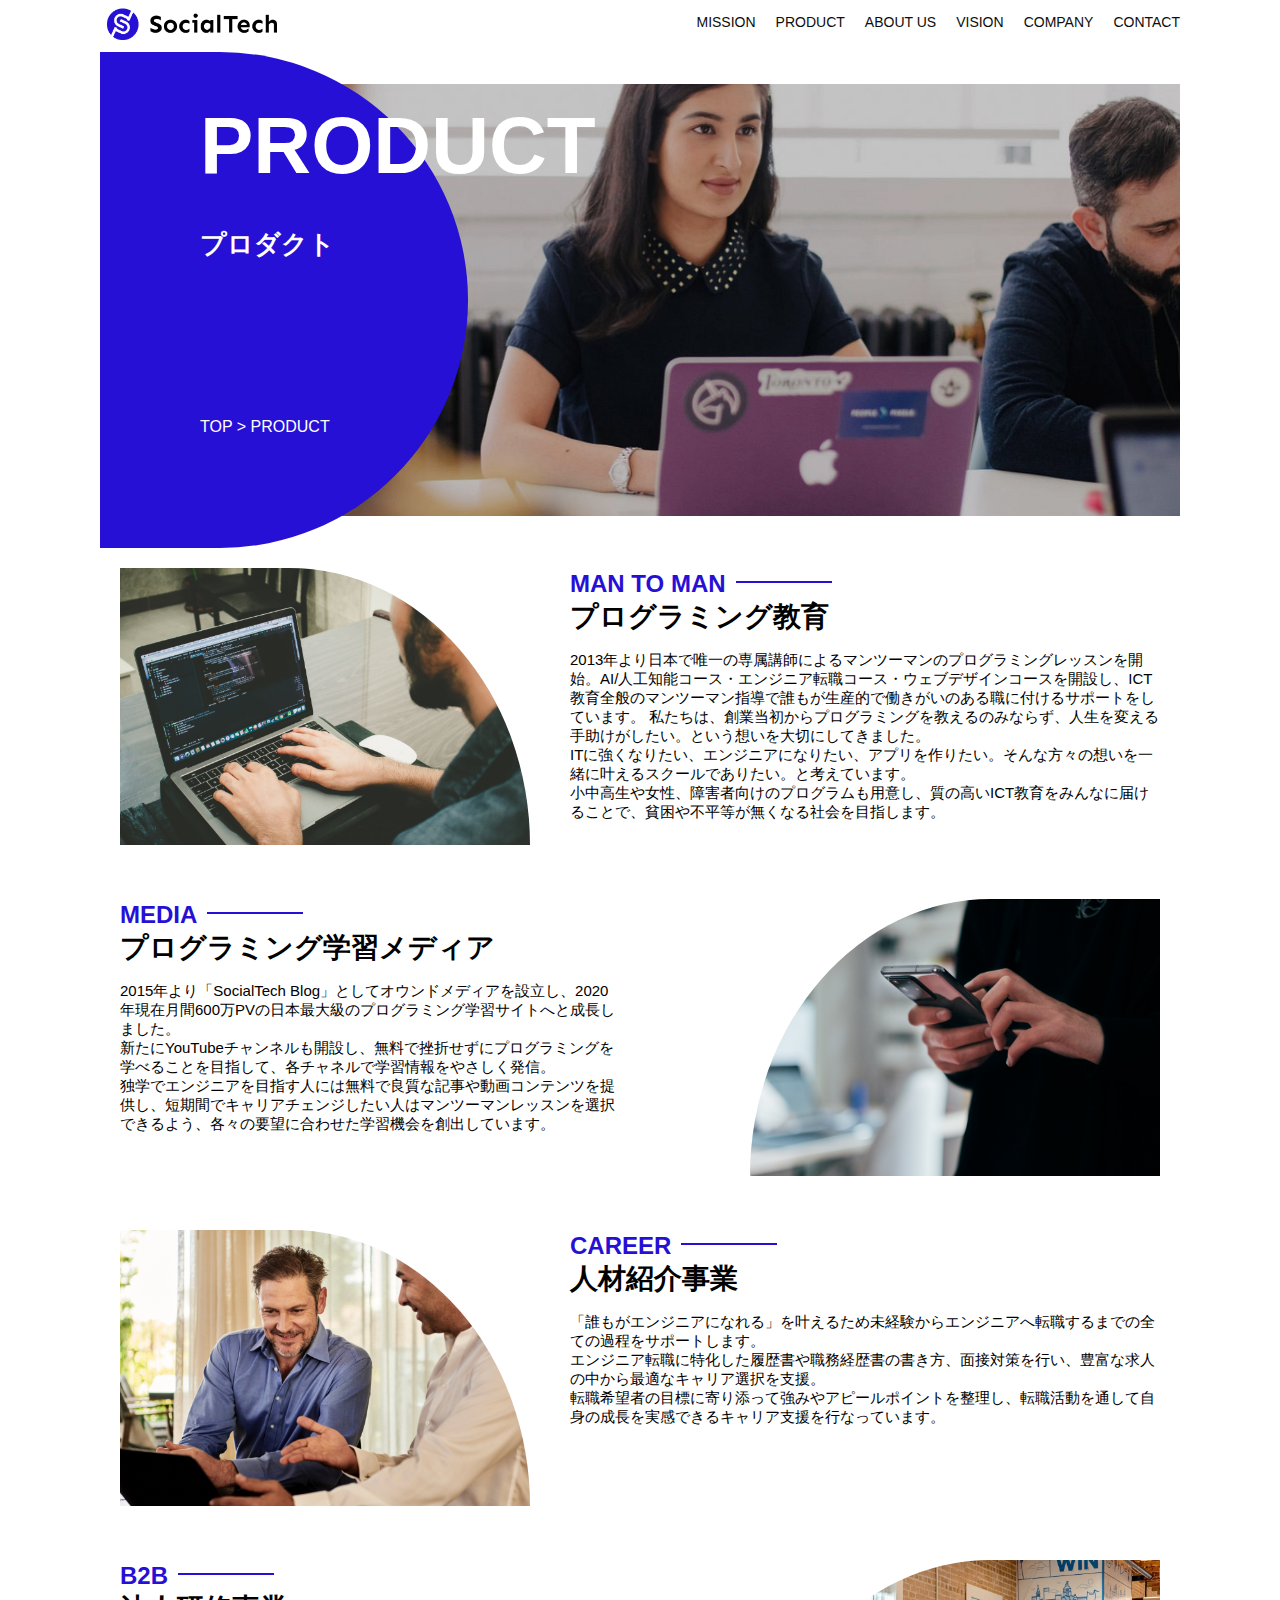
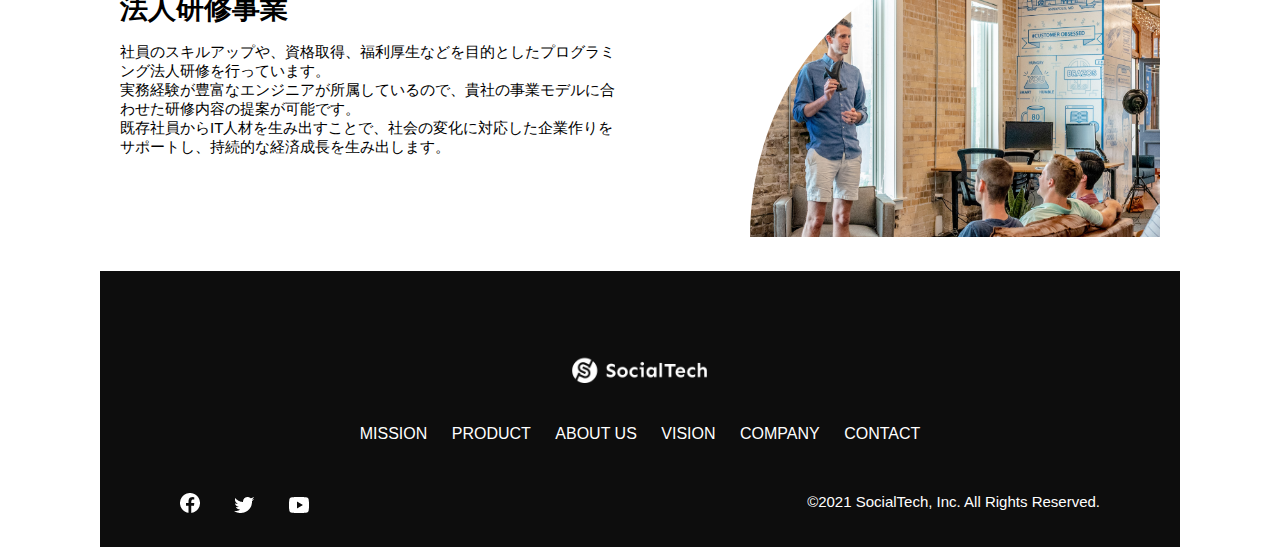
<file: kadai_tutorial_output/product.html>
<!DOCTYPE html>
<html>
  <head>
    <title>SocialTech -PRODUCT プロダクト-</title>
    <meta charset="utf-8">
    <meta name="description" content="SocialTechの4つのプロダクトを紹介します">
    <meta name="viewport" content="width=device-width, initial-scale=1.0">
    <link rel="stylesheet" href="style.css">
  </head>
  <body>
    <header>
      <a href="index.html" id="logo">
        <img src="images/logo.png" alt="トップページに戻る">
      </a>
      <nav id="nav-pc">
        <ul>
          <li><a href="mission.html">MISSION</a></li>
          <li><a href="product.html">PRODUCT</a></li>
          <li><a href="index.html#abouts">ABOUT US</a></li>
          <li><a href="index.html#vision">VISION</a></li>
          <li><a href="index.html#company">COMPANY</a></li>
          <li><a href="index.html#contact">CONTACT</a></li>
        </ul>
      </nav>
      <button id="menu-sp" onclick="document.getElementById('nav-sp').style.display = 'block'">
        <img src="images/button-menu.png" alt="ナビゲーションを開く">
      </button>
      <div id="nav-sp">
        <button id="close" onclick="document.getElementById('nav-sp').style.display = 'none'">
          <img src="images/button-close.png" alt="ナビゲーションを閉じる">
        </button>
        <nav>
          <ul>
            <li>
              <a id="logo-sp" href="index.html" onclick="document.getElementById('nav-sp').style.display = 'none'"><img src="images/logo-sp.png" alt="トップページに戻る"></a>
            </li>
            <li><a class="menu" href="mission.html" onclick="document.getElementById('nav-sp').style.display = 'none'">MISSION</a></li>
            <li><a class="menu" href="product.html" onclick="document.getElementById('nav-sp').style.display = 'none'">PRODUCT</a></li>
            <li><a class="menu" href="index.html#aboutus" onclick="document.getElementById('nav-sp').style.display = 'none'">ABOUT US</a></li>
            <li><a class="menu" href="index.html#vision" onclick="document.getElementById('nav-sp').style.display = 'none'">VISION</a></li>
            <li><a class="menu" href="index.html#company" onclick="document.getElementById('nav-sp').style.display = 'none'">COMPANY</a></li>
            <li><a class="menu" href="index.html#contact" onclick="document.getElementById('nav-sp').style.display = 'none'">CONTACT</a></li>
          </ul>
        </nav>
        <div id="sns">
          <a href="https://www.facebook.com/sejuku2013">
            <img src="images/button-facebook.png" alt="Facebookのリンク">
          </a>
          <a href="https://twitter.com/samuraijuku">
            <img src="images/button-twitter.png" alt="Twitterのリンク">
          </a>
          <a href="https://www.youtube.com/channel/UCCFOQO5aDK0xXam4cUQXT8g">
            <img src="images/button-youtube.png" alt="YouTubeのリンク">
          </a>
        </div>
      </div>
    </header>
    <main>
      <article>
        <section id="product-main">
          <div class="product-main-inner">
            <div id="product-title">
              <h1>PRODUCT<br><span>プロダクト</span></h1>
              <p>TOP > PRODUCT</p>
            </div>
          </div>
        </section>
        <section class="product-section product-section-left">
          <div class="product-section-img">
            <img src="images/product/product-mantoman.png" alt="PCでコードを書く男性">
          </div>
          <div class="product-read">
            <h2 class="product-h2">MAN TO MAN</h2>
            <h3 class="product-h3">プログラミング教育</h3>
            <p>
              2013年より日本で唯一の専属講師によるマンツーマンのプログラミングレッスンを開始。AI/人工知能コース・エンジニア転職コース・ウェブデザインコースを開設し、ICT教育全般のマンツーマン指導で誰もが生産的で働きがいのある職に付けるサポートをしています。 私たちは、創業当初からプログラミングを教えるのみならず、人生を変える手助けがしたい。という想いを大切にしてきました。<br>ITに強くなりたい、エンジニアになりたい、アプリを作りたい。そんな方々の想いを一緒に叶えるスクールでありたい。と考えています。<br>小中高生や女性、障害者向けのプログラムも用意し、質の高いICT教育をみんなに届けることで、貧困や不平等が無くなる社会を目指します。
            </p>
          </div>
        </section>
        <section class="product-section product-section-right">
          <div class="product-read">
            <h2 class="product-h2">MEDIA</h2>
            <h3 class="product-h3">プログラミング学習メディア</h3>
            <p>2015年より「SocialTech Blog」としてオウンドメディアを設立し、2020年現在月間600万PVの日本最大級のプログラミング学習サイトへと成長しました。<br>新たにYouTubeチャンネルも開設し、無料で挫折せずにプログラミングを学べることを目指して、各チャネルで学習情報をやさしく発信。<br>独学でエンジニアを目指す人には無料で良質な記事や動画コンテンツを提供し、短期間でキャリアチェンジしたい人はマンツーマンレッスンを選択できるよう、各々の要望に合わせた学習機会を創出しています。</p>
          </div>
          <div class="product-section-img">
            <img src="images/product/product-media.png" alt="スマートフォンを操作する人">
          </div>
        </section>
        <section class="product-section product-section-left">
          <div class="product-section-img">
            <img src="images/product/product-career.png" alt="笑顔で話し合う2人の男性">
          </div>
          <div class="product-read">
            <h2 class="product-h2">CAREER</h2>
            <h3 class="product-h3">人材紹介事業</h3>
            <p>「誰もがエンジニアになれる」を叶えるため未経験からエンジニアへ転職するまでの全ての過程をサポートします。<br>エンジニア転職に特化した履歴書や職務経歴書の書き方、面接対策を行い、豊富な求人の中から最適なキャリア選択を支援。<br>転職希望者の目標に寄り添って強みやアピールポイントを整理し、転職活動を通して自身の成長を実感できるキャリア支援を行なっています。<br></p>
          </div>
        </section>
        <section class="product-section product-section-right">
          <div class="product-read">
            <h2 class="product-h2">B2B</h2>
            <h3 class="product-h3">法人研修事業</h3>
            <p>社員のスキルアップや、資格取得、福利厚生などを目的としたプログラミング法人研修を行っています。<br>実務経験が豊富なエンジニアが所属しているので、貴社の事業モデルに合わせた研修内容の提案が可能です。<br>既存社員からIT人材を生み出すことで、社会の変化に対応した企業作りをサポートし、持続的な経済成長を生み出します。</p>
          </div>
          <div class="product-section-img">
            <img src="images/product/product-b2b.png" alt="講演中の男性とそれを聴く人々">
          </div>
        </section>
      </article>
    </main>
    <footer>
      <div id="footer-logo">
        <img src="images/logo-sp.png" alt="SocialTech">
      </div>
      <div id="footer-link">
        <a href="mission.html">MISSION</a>
        <a href="product.html">PRODUCT</a>
        <a href="index.html#aboutus">ABOUT US</a>
        <a href="index.html#vision">VISION</a>
        <a href="index.html#company">COMPANY</a>
        <a href="index.html#contact">CONTACT</a>
      </div>
      <div id="sns-footer">
        <div class="sns-btns">
          <a href="https://www.facebook.com/sejuku2013"><img src="images/button-facebook.png" alt="Facebookのリンク"></a>
          <a href="https://twitter.com/samuraijuku"><img src="images/button-twitter.png" alt="Twitterのリンク"></a>
          <a href="https://www.youtube.com/channel/UCCFOQO5aDK0xXam4cUQXT8g"><img src="images/button-youtube.png" alt="YouTubeのリンク"></a>
        </div>
        <p id="copyright">&copy;2021 SocialTech, Inc. All Rights Reserved.</p>
      </div>
    </footer>
  </body>
</html>
</file>
<file: kadai_013/style.css>
/* PC、スマホ共通スタイル */
body {
  font-family: "Source Sans Pro", "Hiragino Kaku Gothic ProN", Meiryo, Arial,
    sans-serif;
  min-width: 375px;
  margin: 0;
}

p {
  font-size: 15px;
}

#main-visual>img {
  width: 100%;
}

#nav-pc {
  display: none;
}

#menu-sp {
  float: right;
  padding: 0;
}

#nav-sp {
  background-color: #ce933e;
  position: absolute;
  left: 0;
  top: 0;
  height: 100%;
  width: 100%;
  display: none;
  z-index: 100;
}

#nav-sp ul {
  padding-left: 0;
}

#nav-sp li {
  list-style: none;
}

#close {
  position: absolute;
  top: 20px;
  right: 20px;
}

#logo-sp {
  margin: 80px 0 30px 20px;
}

#nav-sp a {
  display: block;
}

#nav-sp a:link {
  color: #ffffff;
}

#nav-sp a:visited {
  color: #ffffff;
}

#nav-sp a:hover {
  color: #ffffff;
  text-decoration: underline;
}

#nav-sp a:active {
  color: #ffffff;
}

#nav-sp .menu {
  text-decoration: none;
  display: block;
  margin-left: 20px;
  margin-right: 20px;
  height: 44px;
  font-size: 16px;
  background-image: url(images/arrow.png);
  background-repeat: no-repeat;
  background-position: right top;
}

/*================
PC用のスタイル 
=================*/
@media screen and (min-width: 768px) {
  /* 横幅設定 */
  body {
    max-width: 1080px;
    min-width: 960px;
    margin: 0 auto 0 auto;
  }

  /* ヘッダー */
  header {
    display: flex;
    justify-content: space-between;
  }

  /* ナビゲーションのレイアウト */
  #nav-pc {
    text-align: right;
    font-size: 14px;
    padding-top: 15px;
    display: block;
  }

  /* ナビゲーションのリンクの装飾設定 */
  #nav-pc>a {
    text-decoration: none;
    margin-left: 20px;
  }

  #nav-pc>a:link {
    color: #0d0d0d;
  }

  #nav-pc>a:visited {
    color: #0d0d0d;
  }

  #nav-pc>a:hover {
    color: #0d0d0d;
    text-decoration: underline;
  }

  #nav-pc>a:active {
    color: #0d0d0d;
  }

  #menu-sp {
    display: none;
  }

  #nav-sp {
    display: none;
  }
}
</file>
<file: kadai_tutorial_output/style.css>
* {
  box-sizing: border-box;
}

p {
  font-size: 15px;
}

body {
  max-width: 1080px;
  margin: 0 auto 0 auto;
  font-family: "Source Sans Pro", "Hiragino Kaku Gothic ProN", Meiryo, Arial, sans-serif;
}

header {
  display: flex;
  justify-content: space-between;
}

#nav-pc {
  font-size: 14px;
}

#nav-pc ul {
  display: flex;
  padding-left: 0;
}

#nav-pc li {
  list-style: none;
}

#nav-pc a {
  text-decoration: none;
  margin-left: 20px;
  color: #0d0d0d;
}

#nav-pc a:hover {
  text-decoration: underline;
}

#nav-sp,
#menu-sp {
  display: none;
}

#main-visual {
  position: relative;
  height: 400px;
}

#main-message {
  position: absolute;
  top: 0;
  left: 0;
  background-color: #2710d5;
  color: #ffffff;
  border-radius: 0 0 476px 0;
  max-width: 620px;
  width: 100%;
  height: 100%;
  z-index: 11;
}

#main-message > h1 {
  font-size: 60px;
  margin: 100px 0 0 50px;
}

#main-message > p {
  font-size: 28px;
  margin: 0 0 0 50px;
}

#main-visual > img {
  max-width: 620px;
  border-radius: 476px 0 0 0;
  position: absolute;
  top: 0;
  right: 0;
  z-index: 10;
}

h2 {
  margin: 40px 0 0 0;
}

h2::after {
  content: url(images/line.png);
  margin-left: 10px;
}

h3 {
  font-size: 27px;
}

#mission {
  margin: 80px auto 80px auto;
}

#mission-flex {
  display: flex;
}

#mission-flex > div {
  width: 50%;
  margin: 20px;
}

#mission-photo {
  width: 100%;
}

#s2dgs {
  margin-top: 50px;
  width: 100%;
}

#product {
  background-color: #fafafa;
  margin: 80px 0 80px 0;
  padding: 10px 40px 0px 40px;
}

#product .product-flex {
  margin-top: 40px;
  display: flex;
}

#product-left {
  width: 50%;
  margin-right: 20px;
}

#product-right {
  width: 50%;
  margin-left: 20px;
  margin-top: 80px;
}

#product-left > div {
  position: relative;
  height: 480px;
  margin-right: 20px;
}

#product-right > div {
  position: relative;
  height: 480px;
  margin-left: 20px;
}

.product-photo {
  width: 100%;
}

.product-explain {
  background-color: #ffffff;
  position: absolute;
  left: 0;
  bottom: 50px;
  margin: 0 40px 0 40px;
  padding: 20px;
  box-shadow: 5px 5px 10px rgba(0, 0, 0, 0.05);
}

.product-explain > span {
  color: #2710d5;
  font-weight: bold;
  font-size: 16px;
  margin: 0;
}

.product-explain > h3 {
  margin: 5px 0 5px 0;
}

.product-explain > p {
  font-size: 14px;
  margin: 0;
}

#product-more {
  text-align: center;
}

#product-more a {
  position: relative;
  bottom: -42px;
}

#aboutus {
  margin: 80px auto 80px auto;
}

#aboutus > div {
  display: flex;
}

.culture-img {
  width: 50%;
  align-self: flex-start;
}

.culture-img2 {
  margin-top: 50px;
  width: 100%;
}

.culture-table {
  margin-right: 50px;
}

.culture-num {
  font-size: 80px;
  color: #2710d5;
  padding: 0 20px 0 0;
}

.culture-table th {
  text-align: left;
  font-size: 28px;
  font-weight: bold;
}

.culture-en {
  color: #2710d5;
  font-size: 24px;
}

.culture-description {
  margin: 0;
}

#vision {
  margin: 80px auto 80px auto;
}

#vision > div {
  display: flex;
  justify-content: space-between;
  flex-wrap: wrap;
}

.vision-box {
  width: 300px;
  height: 300px;
  margin-bottom: 30px;
  position: relative;
}

.vision-box > img {
  width: 100%;
  position: relative;
  z-index: 30;
}

.vision-box > div {
  position: absolute;
  top: 0;
  left: 0;
  z-index: 31;
  margin-right: 20px;
}

.vision-box > div > h4 {
  color: #2710d5;
  font-size: 19px;
  margin: 80px 0 0 0;
}

.vision-box > div > h4::first-letter {
  font-size: 40px;
}

.vision-box > div > h5 {
  font-size: 20px;
  margin: 0 0 0 0;
}

.vision-box > div > p {
  margin: 10px 0 0 0;
}

#company {
  margin: 80px auto 80px auto;
}

#company-table {
  width: 100%;
}

.tableheader {
  text-align: left;
  padding: 20px;
  border-bottom: solid 1px #2710d5;
  width: 100px;
}

.tableheader-first {
  border-top: solid 1px #2710d5;
}

.cell {
  padding: 30px;
  border-bottom: solid 1px #ececec;
}

.cell-first {
  border-top: solid 1px #ececec;
}

#company > iframe {
  width: 100%;
  height: 368px;
  margin-top: 40px;
}

#contact {
  margin: 80px auto 80px auto;
}

#contact > form > div {
  display: flex;
  flex-direction: row;
  flex-wrap: wrap;
  padding-bottom: 30px;
}

.contact-heading {
  width: 240px;
  align-self: center;
}

.contact-label {
  font-weight: bold;
}

.contact-span {
  color: #ce2222;
  margin-left: 20px;
  font-weight: bold;
}

.contact-textbox {
  border-top: 0px;
  border-left: 0px;
  border-right: 0px;
  border-bottom: solid 1px #707070;
  background-color: #fafafa;
  width: 400px;
  height: 56px;
}

.contact-textarea {
  border-top: 0px;
  border-left: 0px;
  border-right: 0px;
  border-bottom: solid 1px #707070;
  background-color: #fafafa;
  width: 400px;
  height: 200px;
}

#contact dt {
  font-weight: bold;
}

#contact dd {
  margin: 0 0 16px 0;
}

#contact dd p {
  margin: 0;
}

#contact dd ul {
  padding-left: 0;
}

#contact dd li {
  margin-bottom: 0;
  list-style: none;
}

footer {
  background-color: #0d0d0d;
  text-align: center;
  padding: 80px 80px 30px 80px;
}

#footer-logo {
  margin-bottom: 30px;
}

#footer-link {
  margin-bottom: 50px;
}

#footer-link > a {
  text-decoration: none;
  margin: 10px;
  color: #ffffff;
}

#footer-link > a:hover {
  text-decoration: underline;
}

#sns-footer {
  display: flex;
  justify-content: space-between;
  text-align: left;
}

#sns-footer a {
  margin-right: 30px;
}

#copyright {
  color: #ffffff;
  margin: 0;
}

.mission-main-inner {
  background-image: url("images/mission/mission-main.png");
  background-repeat: no-repeat;
  background-position-y: center;
}

#mission-title {
  background-color: #2710d5;
  width: 368px;
  color: #ffffff;
  height: 496px;
  border-radius: 0 248px 248px 0;
  position: relative;
}

#mission-title h1 {
  position: absolute;
  top: 0;
  left: 100px;
  font-size: 80px;
  line-height: 1;
}

#mission-title h1 span {
  font-size: 16px;
}

#mission-title > p {
  position: absolute;
  top: 350px;
  left: 100px;
  font-size: 16px;
}

#mission-s2dgs {
  padding: 20px;
}

.mission-h2 {
  color: #2710d5;
  font-size: 40px;
}

.mission-h2::after {
  content: none;
}

#mission-five-goals {
  padding: 20px;
  display: flex;
}

#mission-five-goals .five-goals-image {
  width: 30%;
  padding: 20px;
}

#mission-five-goals .five-goals-image img {
  width: 100%;
}

#mission-five-goals .five-goals-read {
  width: 70%;
  padding: 20px;
}

#mission-five-goals .five-goals-read > div {
  margin-bottom: 40px;
}

.fivegoals-image-right {
  float: right;
  margin: 20px;
}

.fivegoals-image-left {
  float: left;
  margin: 20px;
}

.fivegoals-number {
  color: #2710d5;
  font-size: 48px;
  font-weight: bold;
  margin: 0;
}

.fivegoals-h3 {
  font-size: 28px;
  margin: 0;
}

.fivegoals-p {
  margin: 0;
}

.product-main-inner {
  background-image: url("images/product/product-main.png");
  background-repeat: no-repeat;
  background-position-y: center;
}

#product-title {
  background-color: #2710d5;
  width: 368px;
  color: #ffffff;
  height: 496px;
  border-radius: 0 248px 248px 0;
  position: relative;
}

#product-title h1 {
  position: absolute;
  top: 0;
  left: 100px;
  font-size: 80px;
  line-height: 1;
}

#product-title h1 span {
  font-size: 26px;
}

#product-title > p {
  position: absolute;
  top: 350px;
  left: 100px;
  font-size: 16px;
}

.product-section {
  display: flex;
  padding: 20px 20px 0;
}

.product-section .product-section-img {
  width: 450px;
}

.product-section-left .product-section-img img {
  width: 100%;
  padding: 0 40px 30px 0;
  border-radius: 0 432px 0 0;
}

.product-section-left .product-read {
  width: 50%;
  flex-grow: 1;
}

.product-section-left .product-read p {
  margin-bottom: 0;
}

.product-section-right {
  justify-content: space-between;
}

.product-section-right .product-section-img img {
  width: 100%;
  padding: 0 0 30px 40px;
  border-radius: 432px 0 0 0;
}

.product-section-right .product-read {
  width: 500px;
}

.product-h2 {
  color: #2710d5;
  font-size: 24px;
  margin: 0;
}

.product-h3 {
  font-size: 28px;
  margin: 0;
}

@media screen and (max-width: 767px) {
  #nav-pc {
    display: none;
  }

  #menu-sp {
    display: block;
    background-color: transparent;
    float: right;
    padding: 0;
    border: none;
  }

  #nav-sp {
    background-color: #2710d5;
    position: fixed;
    left: 0;
    top: 0;
    width: 100%;
    height: 100%;
    display: none;
    z-index: 100;
  }

  #close {
    position: absolute;
    top: 20px;
    right: 20px;
    background-color: transparent;
    border: none;
  }

  #nav-sp nav ul {
    padding-left: 0;
  }

  #nav-sp nav li {
    list-style: none;
  }

  #logo-sp {
    margin: 80px 0 30px 20px;
  }

  #nav-sp nav a {
    display: block;
    color: #ffffff;
  }

  #nav-sp nav a:hover {
    text-decoration: underline;
  }

  #nav-sp .menu {
    text-decoration: none;
    margin: 0 20px 0 20px;
    height: 44px;
    font-size: 16px;
    background-image: url("images/arrow.png");
    background-repeat: no-repeat;
    background-position: right top;
  }

  #sns {
    position: absolute;
    bottom: 20px;
    left: 20px;
  }

  #sns > a {
    margin-right: 30px;
  }

  #main-visual {
    position: relative;
    height: 470px;
  }

  #main-visual > div {
    text-align: center;
    height: 280px;
  }

  #main-visual h1 {
    font-size: 28px;
    margin: 90px 0 0 0;
  }

  #main-visual > div > p {
    margin: 0;
    font-size: 15px;
  }

  #main-visual > img {
    width: 100%;
    border-radius: 476px 0 0 0;
    top: auto;
    bottom: 0;
  }

  h2 {
    margin: 15px 0 15px 0;
  }

  h3 {
    font-size: 24px;
    margin: 10px 0 0 0;
  }

  #mission {
    margin: 20px 0 20px 0;
    padding: 0 20px 0 20px;
  }

  #mission-flex {
    flex-direction: column;
  }

  #mission-flex > div {
    width: 100%;
    margin: 0;
  }

  #product {
    margin: 0;
    padding: 10px 20px 0 20px;
  }

  #product .product-flex {
    flex-direction: column;
    margin-top: 0;
  }

  #product-left,
  #product-right {
    width: 100%;
    margin: 0;
  }

  #product-left > div,
  #product-right > div {
    height: auto;
    margin: 0;
  }

  .product-explain {
    position: relative;
    margin: 0;
  }

  .product-explain > h3 {
    margin: 10px 0 10px 0;
    font-size: 24px;
  }

  #product-more {
    text-align: left;
  }

  #aboutus {
    margin: 80px 20px 80px 20px;
  }

  #aboutus > div {
    flex-direction: column;
  }

  .culture-table th {
    font-size: 16px;
  }

  .culture-table {
    margin-right: 0;
    padding-right: 20px;
    order: 2;
  }

  .culture-img {
    width: 100%;
    order: 1;
  }

  .culture-img2 {
    margin-top: 0;
  }

  .culture-num {
    padding: 0;
  }

  .culture-description {
    margin: 0;
  }

  #vision {
    margin: 80px 20px 80px 20px;
  }

  .vision-box > img {
    position: absolute;
    top: 0;
    left: 0;
  }

  .vision-box > div > h4 {
    margin: 60px 0 0 0;
  }

  #company {
    margin: 0 20px 0 20px;
  }

  #company > h3 {
    margin-bottom: 20px;
  }

  .tableheader {
    width: 50px;
  }

  .cell {
    padding: 20px;
  }

  #company > iframe {
    height: 240px;
  }

  #contact {
    margin: 80px 20px 80px 20px;
  }

  #contact > h3 {
    margin-bottom: 20px;
  }

  #contact > form > div {
    flex-direction: column;
    margin-bottom: 20px;
  }

  .contact-heading {
    align-self: auto;
    margin-bottom: 20px;
  }

  .contact-textbox {
    min-width: 300px;
    width: 100%;
  }

  .contact-textarea {
    height: 150px;
    width: 100%;
  }

  .radiobutton {
    margin-bottom: 20px;
  }

  footer {
    padding: 30px 20px 50px 20px;
    text-align: left;
  }

  #footer-link > a {
    margin: 0 20px 30px 0;
    display: block;
    background-image: url("images/arrow.png");
    background-repeat: no-repeat;
    background-position: right top;
  }

  #footer-link > a:hover {
    text-decoration: underline;
  }

  #sns-footer {
    flex-direction: column;
    justify-content: flex-start;
  }

  #copyright {
    font-size: 12px;
    margin-top: 30px;
  }

  #mission-main {
    height: 256px;
    margin-top: 4%;
    position: relative;
  }

  .mission-main-inner {
    height: 80%;
    background-size: cover;
  }

  #mission-title {
    width: 136px;
    height: 256px;
    position: absolute;
    top: -10%;
  }

  #mission-title h1 {
    left: 20px;
    font-size: 40px;
  }

  #mission-title h1 span {
    font-size: 18px;
  }

  #mission-title > p {
    top: 180px;
    left: 20px;
    font-size: 13px;
  }

  .mission-h2 {
    font-size: 38px;
    margin: 0;
  }

  .mission-h2::after {
    content: none;
  }

  #mission-s2dgs > img {
    width: 100%;
  }

  #mission-five-goals {
    flex-direction: column;
  }

  #mission-five-goals > div {
    padding: 0;
  }

  #mission-five-goals .five-goals-image, #mission-five-goals .five-goals-read {
    width: 100%;
    padding: 0;
  }

  #mission-five-goals .five-goals-read > div {
    display: flex;
    flex-direction: column;
  }

  .fivegoals-image-right, .fivegoals-image-left {
    align-self: center;
  }

  #product-main {
    height: 256px;
    margin-top: 4%;
    position: relative;
  }

  .product-main-inner {
    height: 80%;
    background-size: cover;
  }

  #product-title {
    width: 136px;
    height: 256px;
    position: absolute;
    top: -10%;
  }

  #product-title h1 {
    left: 20px;
    font-size: 40px;
  }

  #product-title h1 span {
    font-size: 18px;
  }

  #product-title > p {
    top: 180px;
    left: 20px;
    font-size: 13px;
  }

  .product-section {
    flex-direction: column;
  }

  .product-section .product-section-img {
    width: 100%;
  }

  .product-section .product-section-img img {
    width: 100%;
    padding: 0;
  }

  .product-section-left .product-section-img img {
    border-radius: 0 300px 0 0;
  }

  .product-section-left .product-read {
    width: 100%;
    flex-grow: 1;
  }

  .product-section-right .product-section-img img {
    order: 1;
    border-radius: 300px 0 0 0;
  }

  .product-section-right .product-read {
    order: 2;
    width: 100%;
  }
}
</file>
